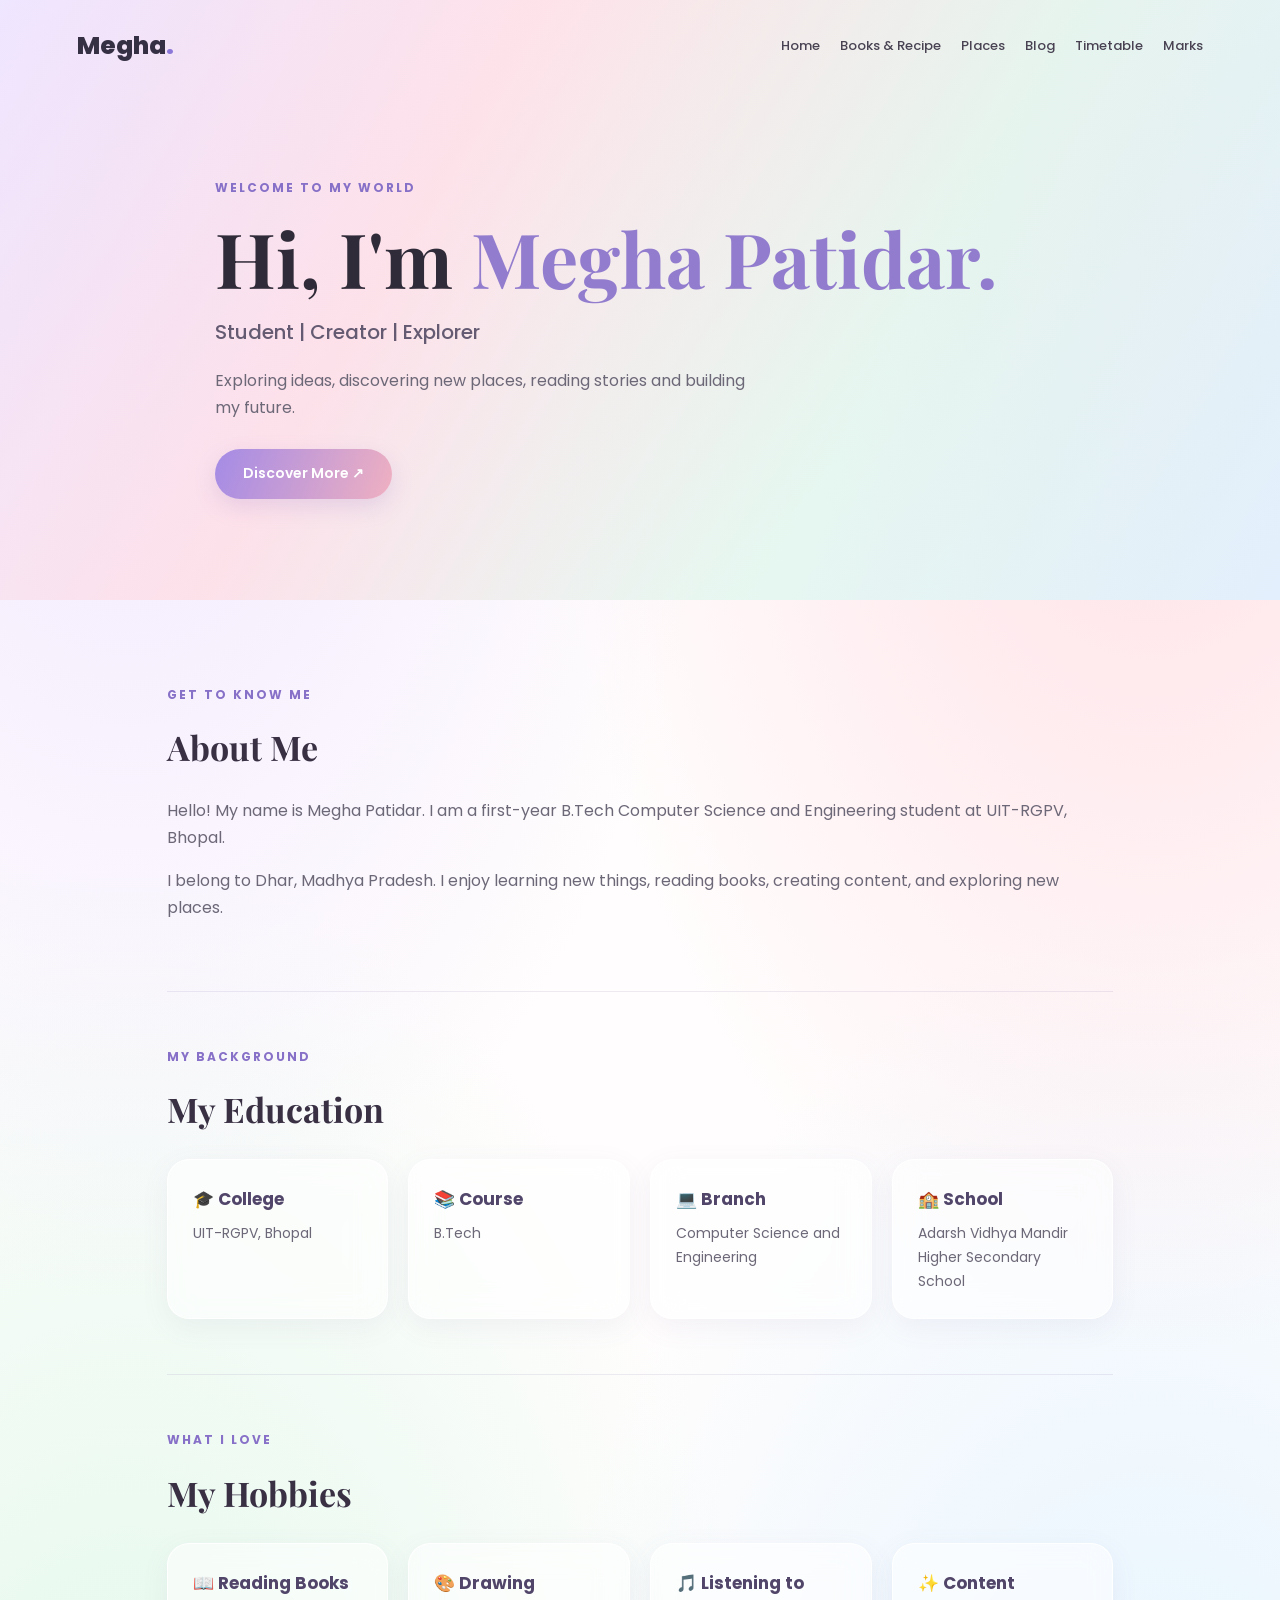
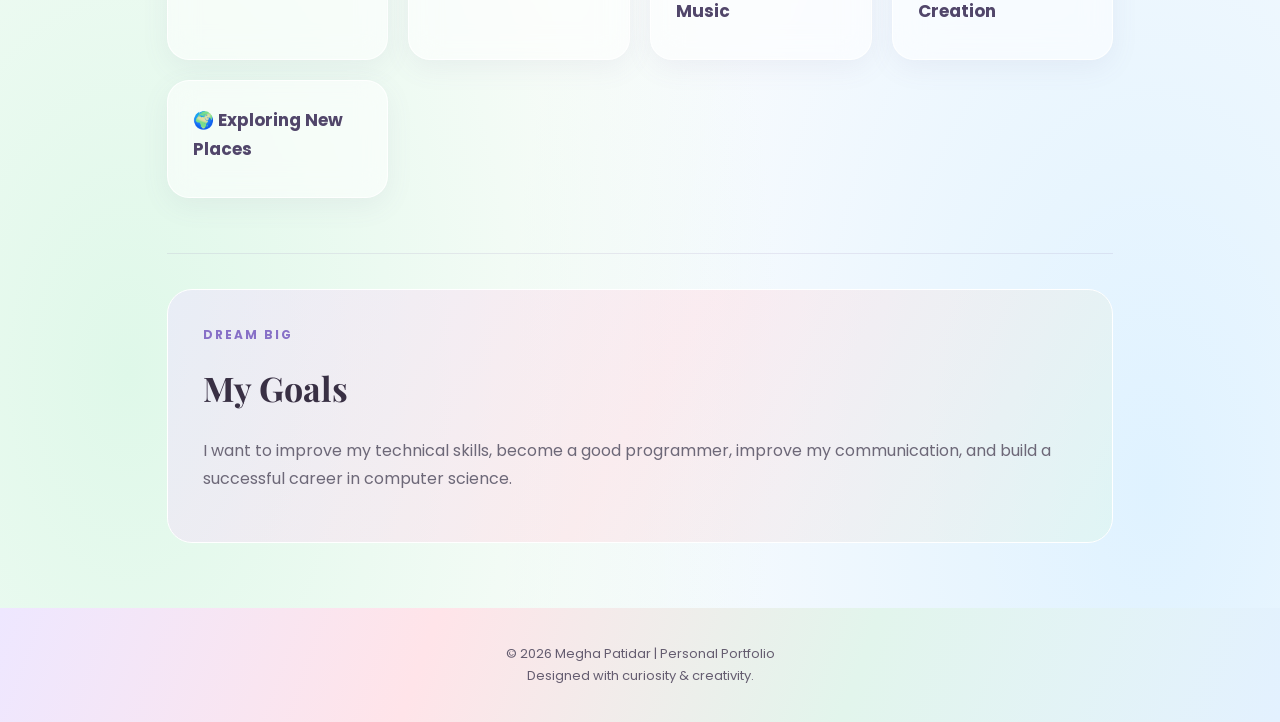
<file: index.html>
<!DOCTYPE html>
<html lang="en">
<head>
    <meta charset="UTF-8">
    <meta name="viewport" content="width=device-width, initial-scale=1.0">
    <meta name="theme-color" content="#0b1020">
    <title>Megha Patidar | Portfolio</title>
    <link rel="stylesheet" href="style.css">
</head>

<body>

<header class="hero">
    <nav class="navbar">
        <a class="logo" href="index.html">Megha<span>.</span></a>

        <div class="nav-links">
            <a href="index.html">Home</a>
            <a href="books-recipe.html">Books & Recipe</a>
            <a href="places.html">Places</a>
            <a href="blog.html">Blog</a>
            <a href="timetable.html">Timetable</a>
            <a href="marks.html">Marks</a>
        </div>
    </nav>

    <div class="hero-content">
        <p class="eyebrow">WELCOME TO MY WORLD</p>
        <h1>Hi, I'm <span>Megha Patidar.</span></h1>
        <h2>Student | Creator | Explorer</h2>
        <p class="hero-description">
            Exploring ideas, discovering new places,
            reading stories and building my future.
        </p>
        <a href="#about" class="primary-btn">Discover More ↗</a>
    </div>
</header>

<main class="container">

    <section id="about" class="section">
        <p class="eyebrow">GET TO KNOW ME</p>
        <h2>About Me</h2>
        <p>
            Hello! My name is Megha Patidar. I am a first-year
            B.Tech Computer Science and Engineering student
            at UIT-RGPV, Bhopal.
        </p>
        <p>
            I belong to Dhar, Madhya Pradesh. I enjoy learning
            new things, reading books, creating content,
            and exploring new places.
        </p>
    </section>

    <section class="section">
        <p class="eyebrow">MY BACKGROUND</p>
        <h2>My Education</h2>
        <div class="cards">
            <article class="card">
                <h3>🎓 College</h3>
                <p>UIT-RGPV, Bhopal</p>
            </article>
            <article class="card">
                <h3>📚 Course</h3>
                <p>B.Tech</p>
            </article>
            <article class="card">
                <h3>💻 Branch</h3>
                <p>Computer Science and Engineering</p>
            </article>
            <article class="card">
                <h3>🏫 School</h3>
                <p>Adarsh Vidhya Mandir Higher Secondary School</p>
            </article>
        </div>
    </section>

    <section class="section">
        <p class="eyebrow">WHAT I LOVE</p>
        <h2>My Hobbies</h2>
        <div class="cards">
            <article class="card"><h3>📖 Reading Books</h3></article>
            <article class="card"><h3>🎨 Drawing</h3></article>
            <article class="card"><h3>🎵 Listening to Music</h3></article>
            <article class="card"><h3>✨ Content Creation</h3></article>
            <article class="card"><h3>🌍 Exploring New Places</h3></article>
        </div>
    </section>

    <section class="section goals">
        <p class="eyebrow">DREAM BIG</p>
        <h2>My Goals</h2>
        <p>
            I want to improve my technical skills, become a
            good programmer, improve my communication,
            and build a successful career in computer science.
        </p>
    </section>

</main>

<footer>
    <p>© 2026 Megha Patidar | Personal Portfolio</p>
    <p>Designed with curiosity & creativity.</p>
</footer>

</body>
</html>
</file>
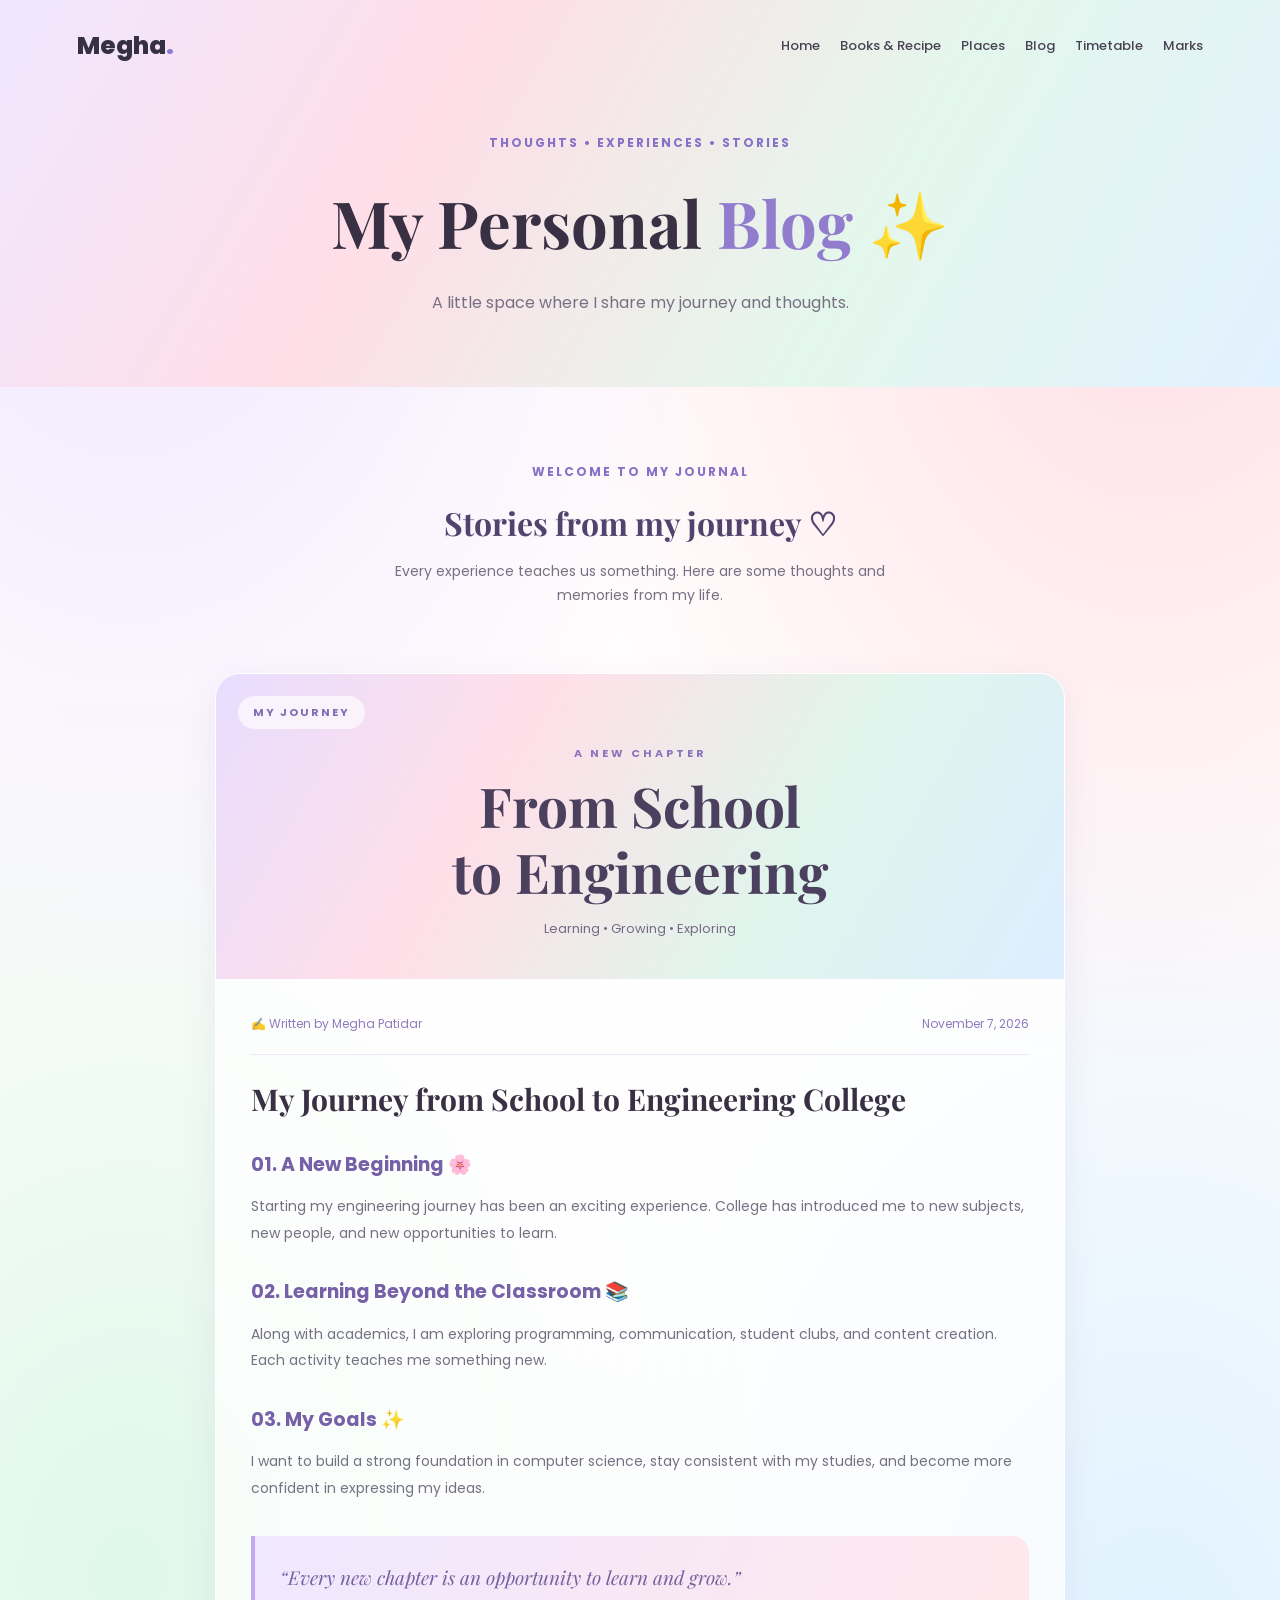
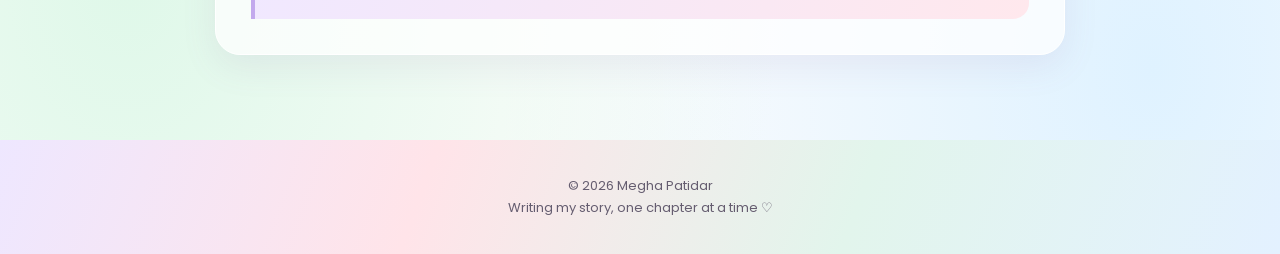
<file: blog.html>
<!DOCTYPE html>
<html lang="en">
<head>
    <meta charset="UTF-8">
    <meta name="viewport" content="width=device-width, initial-scale=1.0">
    <title>My Blog | Megha Patidar</title>
    <link rel="stylesheet" href="style.css">
</head>

<body>

<header class="page-hero">
    <nav class="navbar">
        <a class="logo" href="index.html">Megha<span>.</span></a>

        <div class="nav-links">
            <a href="index.html">Home</a>
            <a href="books-recipe.html">Books & Recipe</a>
            <a href="places.html">Places</a>
            <a href="blog.html">Blog</a>
            <a href="timetable.html">Timetable</a>
            <a href="marks.html">Marks</a>
        </div>
    </nav>

    <div class="page-heading">
        <p class="eyebrow">THOUGHTS • EXPERIENCES • STORIES</p>
        <h1>My Personal <span>Blog</span> ✨</h1>
        <p>A little space where I share my journey and thoughts.</p>
    </div>
</header>

<main class="container">

    <section class="blog-intro">
        <p class="eyebrow">WELCOME TO MY JOURNAL</p>
        <h2>Stories from my journey ♡</h2>
        <p>
            Every experience teaches us something.
            Here are some thoughts and memories from my life.
        </p>
    </section>

    <article class="blog-article">

        <div class="blog-cover">
            <span>MY JOURNEY</span>
            <div class="blog-cover-title">
                <p>A NEW CHAPTER</p>
                <h2>From School<br>to Engineering</h2>
                <span>Learning • Growing • Exploring</span>
            </div>
        </div>

        <div class="blog-content">

            <div class="blog-meta">
                <span>✍️ Written by Megha Patidar</span>
                <time datetime="2026-11-07">November 7, 2026</time>
            </div>

            <h2>My Journey from School to Engineering College</h2>

            <section class="blog-section">
                <h3>01. A New Beginning 🌸</h3>
                <p>
                    Starting my engineering journey has been an
                    exciting experience. College has introduced me
                    to new subjects, new people, and new opportunities
                    to learn.
                </p>
            </section>

            <section class="blog-section">
                <h3>02. Learning Beyond the Classroom 📚</h3>
                <p>
                    Along with academics, I am exploring programming,
                    communication, student clubs, and content creation.
                    Each activity teaches me something new.
                </p>
            </section>

            <section class="blog-section">
                <h3>03. My Goals ✨</h3>
                <p>
                    I want to build a strong foundation in computer
                    science, stay consistent with my studies, and
                    become more confident in expressing my ideas.
                </p>
            </section>

            <blockquote class="blog-quote">
                “Every new chapter is an opportunity to learn and grow.”
            </blockquote>

        </div>
    </article>

</main>

<footer>
    <p>© 2026 Megha Patidar</p>
    <p>Writing my story, one chapter at a time ♡</p>
</footer>

</body>
</html>
</file>
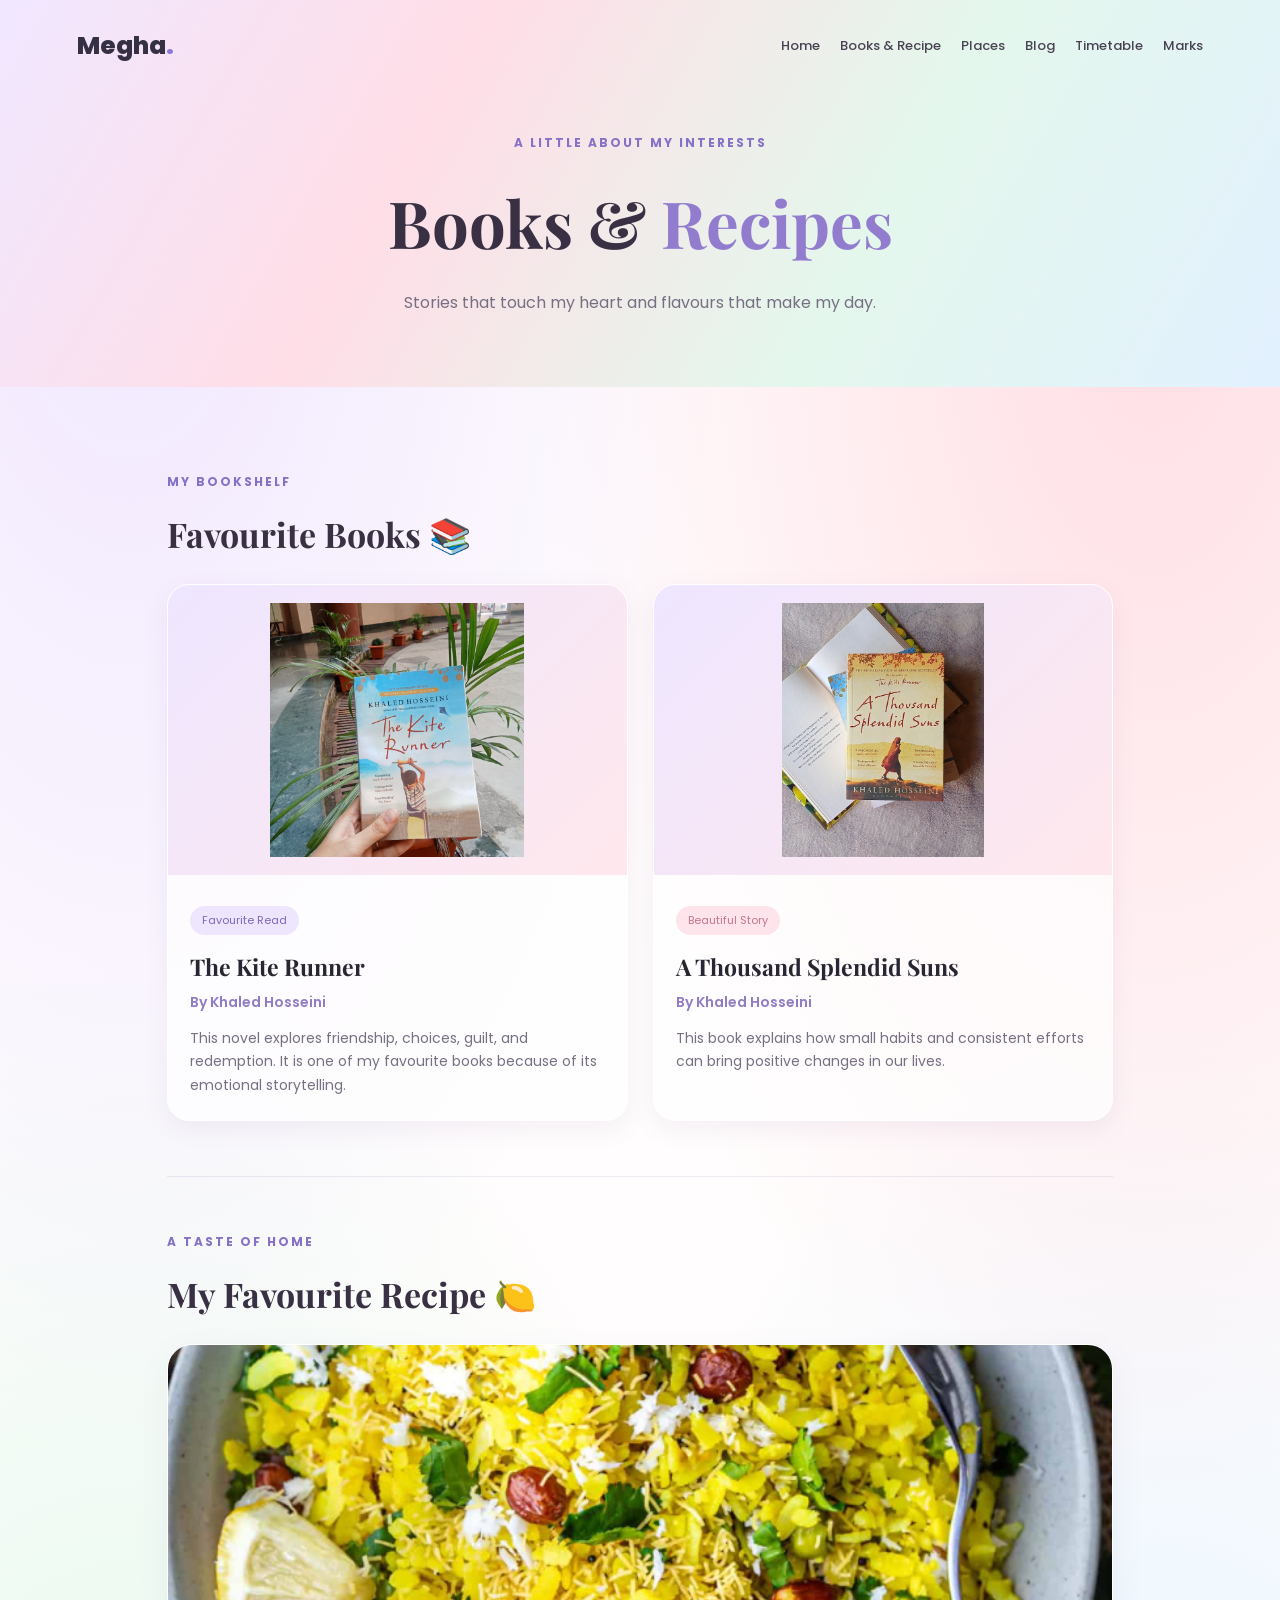
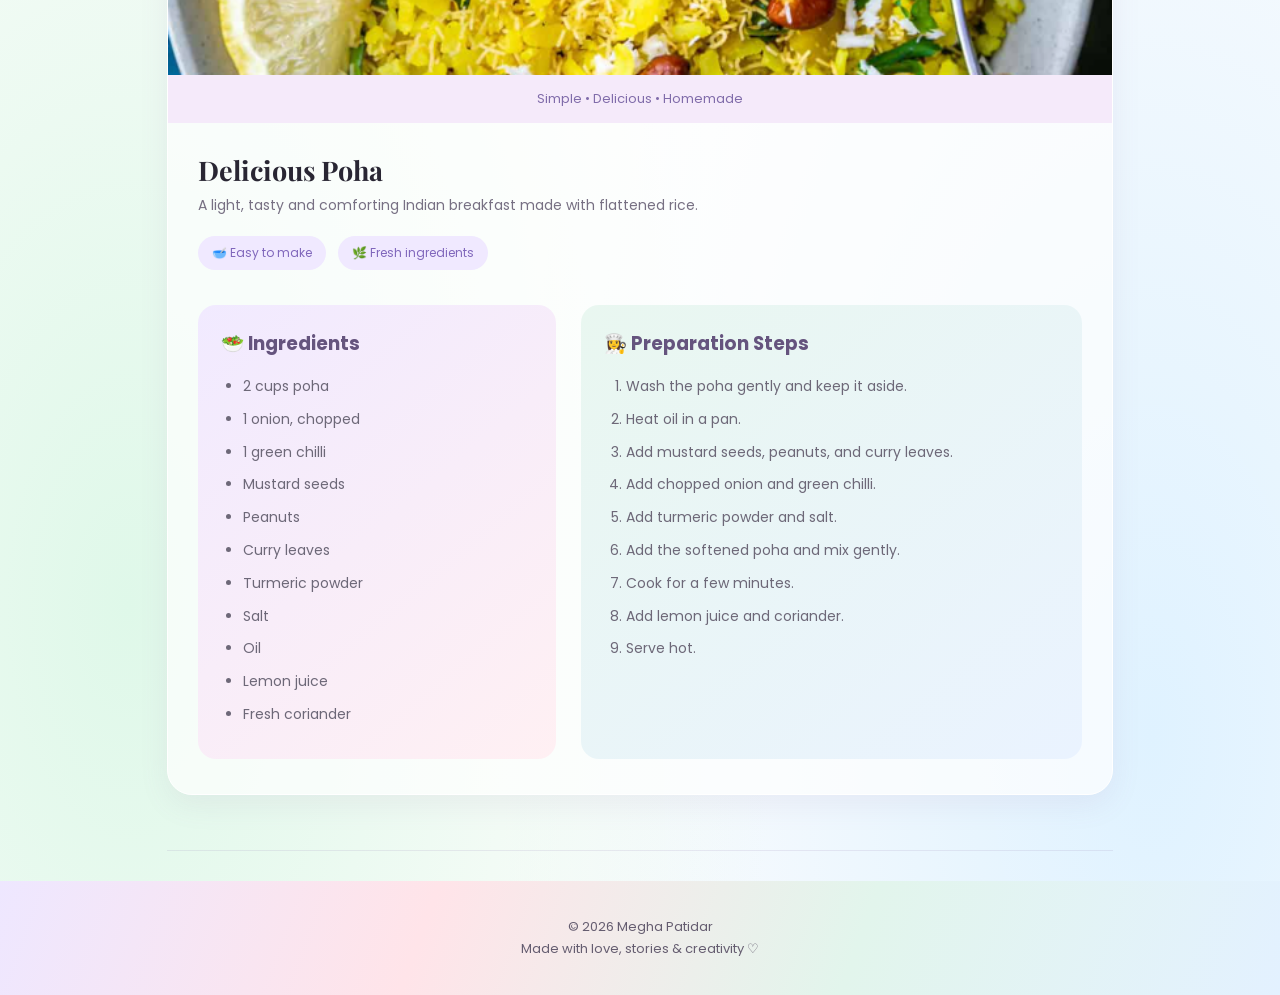
<file: books-recipe.html>
<!DOCTYPE html>
<html lang="en">
<head>
    <meta charset="UTF-8">
    <meta name="viewport" content="width=device-width, initial-scale=1.0">
    <title>Books & Recipe | Megha Patidar</title>
    <link rel="stylesheet" href="style.css">
</head>

<body>

<header class="page-hero">
    <nav class="navbar">
        <a class="logo" href="index.html">Megha<span>.</span></a>
        <div class="nav-links">
            <a href="index.html">Home</a>
            <a href="books-recipe.html">Books & Recipe</a>
            <a href="places.html">Places</a>
            <a href="blog.html">Blog</a>
            <a href="timetable.html">Timetable</a>
            <a href="marks.html">Marks</a>
        </div>
    </nav>

    <div class="page-heading">
        <p class="eyebrow">A LITTLE ABOUT MY INTERESTS</p>
        <h1>Books & <span>Recipes</span></h1>
        <p>Stories that touch my heart and flavours that make my day.</p>
    </div>
</header>

<main class="container">

    <section class="section">
        <p class="eyebrow">MY BOOKSHELF</p>
        <h2>Favourite Books 📚</h2>

        <div class="book-grid">

            <article class="book-card">
                <img class="book-cover"
                     src="kite runner.jpeg"
                     alt="The Kite Runner book cover">

                <div class="book-info">
                    <span class="book-tag">Favourite Read</span>
                    <h3>The Kite Runner</h3>
                    <p class="author">By Khaled Hosseini</p>
                    <p>
                        This novel explores friendship, choices,
                        guilt, and redemption. It is one of my
                        favourite books because of its emotional
                        storytelling.
                    </p>
                </div>
            </article>

            <article class="book-card">
                <img class="book-cover"
                     src="thousand splendid suns.jpg"
                     alt="A Thousand Splendid Suns book cover">

                <div class="book-info">
                    <span class="book-tag pink-tag">Beautiful Story</span>
                    <h3>A Thousand Splendid Suns</h3>
                    <p class="author">By Khaled Hosseini</p>
                    <p>
                        This book explains how small habits
                        and consistent efforts can bring
                        positive changes in our lives.
                    </p>
                </div>
            </article>

        </div>
    </section>

    <section class="section recipe-section">
        <p class="eyebrow">A TASTE OF HOME</p>
        <h2>My Favourite Recipe 🍋</h2>

        <div class="recipe-card">

            <div class="recipe-photo">
                <img src="poha.png" alt="Indian breakfast Poha">
                <div class="photo-caption">Simple • Delicious • Homemade</div>
            </div>

            <div class="recipe-content">
                <h3>Delicious Poha</h3>
                <p>
                    A light, tasty and comforting Indian
                    breakfast made with flattened rice.
                </p>

                <div class="recipe-details">
                    <span>🥣 Easy to make</span>
                    <span>🌿 Fresh ingredients</span>
                </div>
            </div>

            <div class="recipe-columns">

                <div class="recipe-list">
                    <h3>🥗 Ingredients</h3>
                    <ul>
                        <li>2 cups poha</li>
                        <li>1 onion, chopped</li>
                        <li>1 green chilli</li>
                        <li>Mustard seeds</li>
                        <li>Peanuts</li>
                        <li>Curry leaves</li>
                        <li>Turmeric powder</li>
                        <li>Salt</li>
                        <li>Oil</li>
                        <li>Lemon juice</li>
                        <li>Fresh coriander</li>
                    </ul>
                </div>

                <div class="recipe-list steps-list">
                    <h3>👩‍🍳 Preparation Steps</h3>
                    <ol>
                        <li>Wash the poha gently and keep it aside.</li>
                        <li>Heat oil in a pan.</li>
                        <li>Add mustard seeds, peanuts, and curry leaves.</li>
                        <li>Add chopped onion and green chilli.</li>
                        <li>Add turmeric powder and salt.</li>
                        <li>Add the softened poha and mix gently.</li>
                        <li>Cook for a few minutes.</li>
                        <li>Add lemon juice and coriander.</li>
                        <li>Serve hot.</li>
                    </ol>
                </div>

            </div>
        </div>
    </section>

</main>

<footer>
    <p>© 2026 Megha Patidar</p>
    <p>Made with love, stories & creativity ♡</p>
</footer>

</body>
</html>
</file>
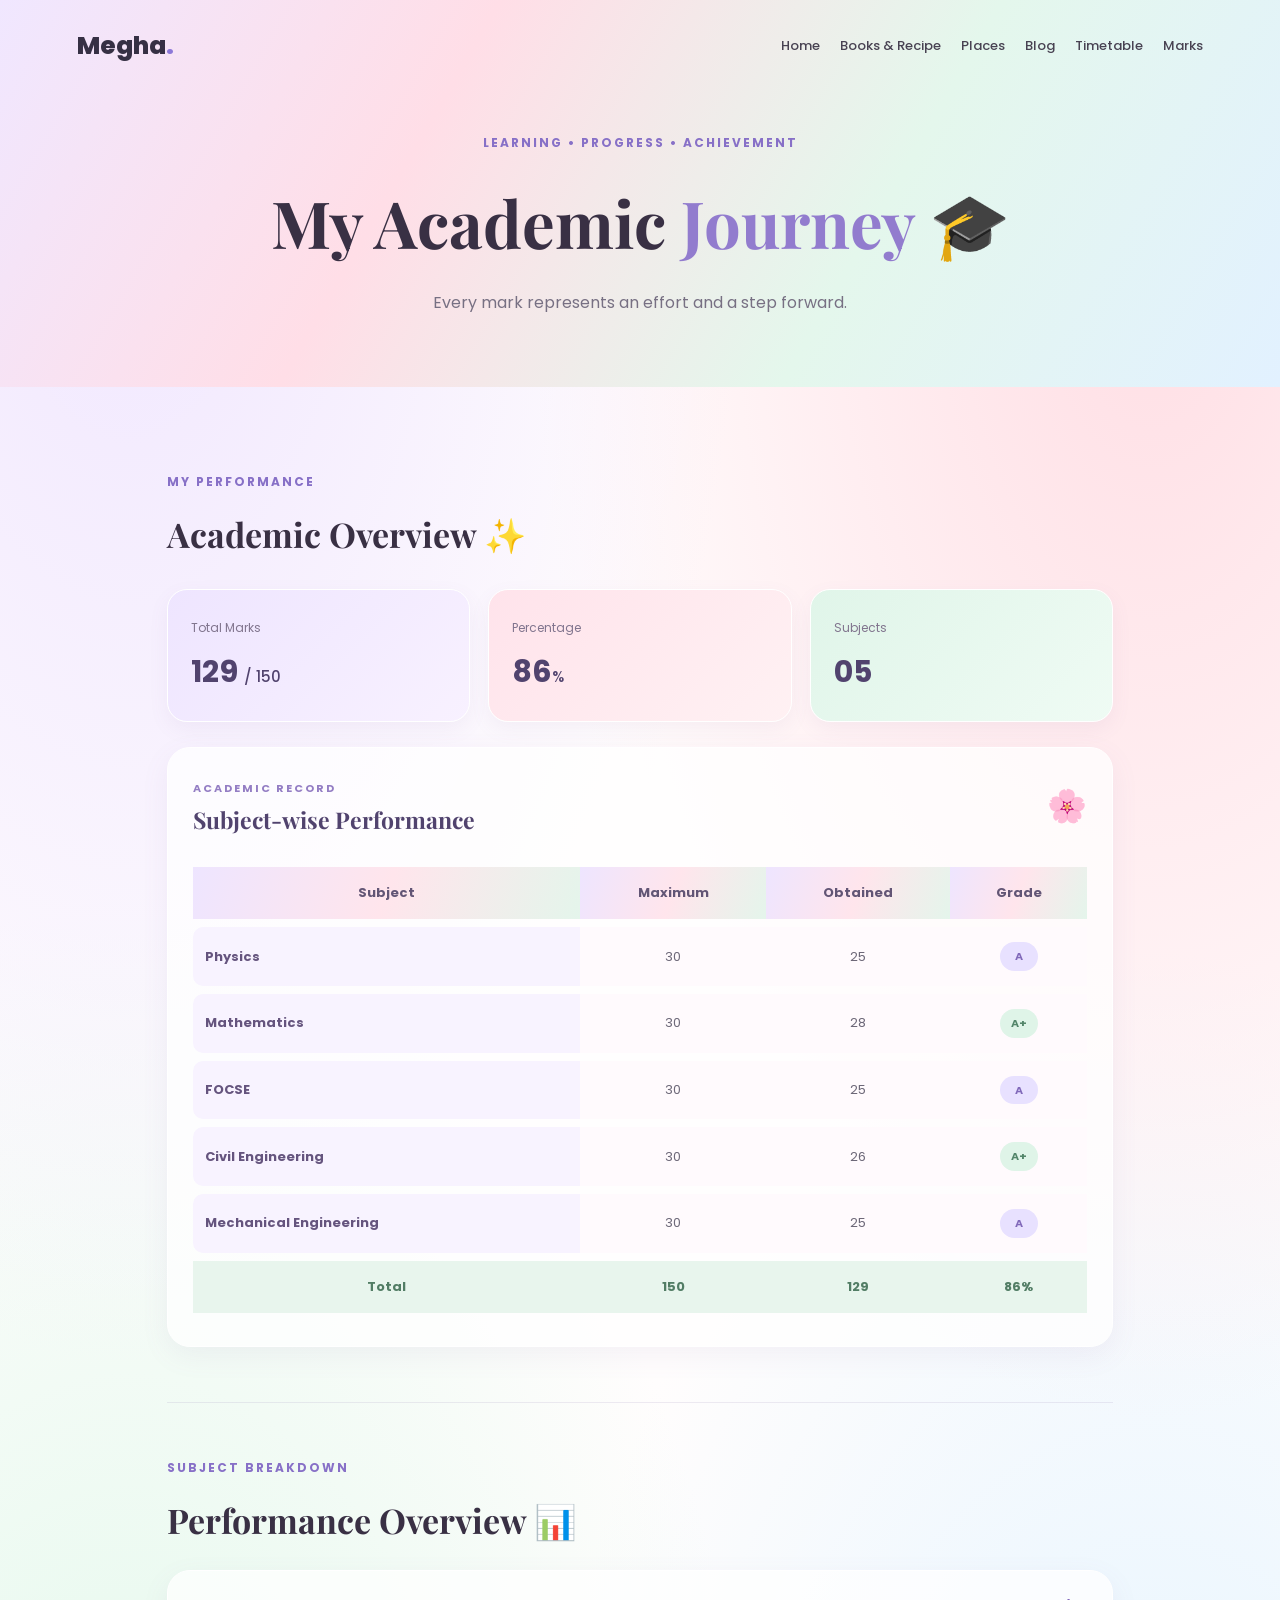
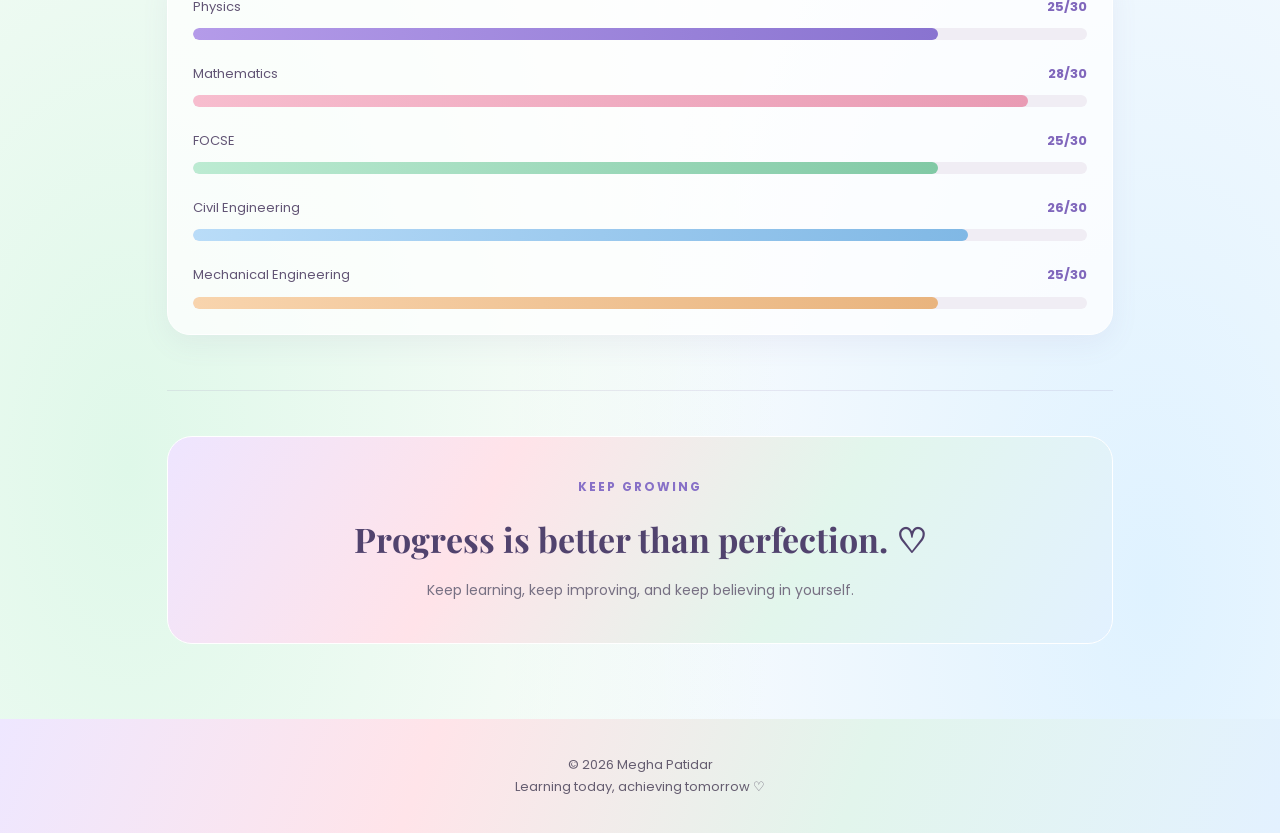
<file: marks.html>
<!DOCTYPE html>
<html lang="en">
<head>
    <meta charset="UTF-8">
    <meta name="viewport" content="width=device-width, initial-scale=1.0">
    <title>Academic Marks | Megha Patidar</title>
    <link rel="stylesheet" href="style.css">
</head>

<body>

<header class="page-hero">
    <nav class="navbar">
        <a class="logo" href="index.html">Megha<span>.</span></a>

        <div class="nav-links">
            <a href="index.html">Home</a>
            <a href="books-recipe.html">Books & Recipe</a>
            <a href="places.html">Places</a>
            <a href="blog.html">Blog</a>
            <a href="timetable.html">Timetable</a>
            <a href="marks.html">Marks</a>
        </div>
    </nav>

    <div class="page-heading">
        <p class="eyebrow">LEARNING • PROGRESS • ACHIEVEMENT</p>
        <h1>My Academic <span>Journey</span> 🎓</h1>
        <p>Every mark represents an effort and a step forward.</p>
    </div>
</header>

<main class="container">

    <section class="section">
        <p class="eyebrow">MY PERFORMANCE</p>
        <h2>Academic Overview ✨</h2>

        <div class="marks-summary">
            <div class="marks-stat">
                <span>Total Marks</span>
                <h3>129 <small>/ 150</small></h3>
            </div>

            <div class="marks-stat pink-stat">
                <span>Percentage</span>
                <h3>86<small>%</small></h3>
            </div>

            <div class="marks-stat mint-stat">
                <span>Subjects</span>
                <h3>05</h3>
            </div>
        </div>

        <div class="marks-card">
            <div class="marks-heading">
                <div>
                    <span class="table-label">ACADEMIC RECORD</span>
                    <h3>Subject-wise Performance</h3>
                </div>
                <span class="table-icon">🌸</span>
            </div>

            <div class="marks-table-scroll">
                <table class="marks-table">
                    <thead>
                        <tr>
                            <th>Subject</th>
                            <th>Maximum</th>
                            <th>Obtained</th>
                            <th>Grade</th>
                        </tr>
                    </thead>

                    <tbody>
                        <tr>
                            <th>Physics</th>
                            <td>30</td>
                            <td>25</td>
                            <td><span class="grade grade-a">A</span></td>
                        </tr>

                        <tr>
                            <th>Mathematics</th>
                            <td>30</td>
                            <td>28</td>
                            <td><span class="grade grade-aplus">A+</span></td>
                        </tr>

                        <tr>
                            <th>FOCSE</th>
                            <td>30</td>
                            <td>25</td>
                            <td><span class="grade grade-a">A</span></td>
                        </tr>

                        <tr>
                            <th>Civil Engineering</th>
                            <td>30</td>
                            <td>26</td>
                            <td><span class="grade grade-aplus">A+</span></td>
                        </tr>

                        <tr>
                            <th>Mechanical Engineering</th>
                            <td>30</td>
                            <td>25</td>
                            <td><span class="grade grade-a">A</span></td>
                        </tr>
                    </tbody>

                    <tfoot>
                        <tr>
                            <th>Total</th>
                            <td>150</td>
                            <td>129</td>
                            <td>86%</td>
                        </tr>
                    </tfoot>
                </table>
            </div>
        </div>
    </section>

    <section class="section">
        <p class="eyebrow">SUBJECT BREAKDOWN</p>
        <h2>Performance Overview 📊</h2>

        <div class="performance-card">

            <div class="performance-item">
                <div class="performance-label">
                    <span>Physics</span>
                    <strong>25/30</strong>
                </div>
                <div class="progress-track">
                    <div class="progress-fill lavender-fill" style="width:83.33%"></div>
                </div>
            </div>

            <div class="performance-item">
                <div class="performance-label">
                    <span>Mathematics</span>
                    <strong>28/30</strong>
                </div>
                <div class="progress-track">
                    <div class="progress-fill pink-fill" style="width:93.33%"></div>
                </div>
            </div>

            <div class="performance-item">
                <div class="performance-label">
                    <span>FOCSE</span>
                    <strong>25/30</strong>
                </div>
                <div class="progress-track">
                    <div class="progress-fill mint-fill" style="width:83.33%"></div>
                </div>
            </div>

            <div class="performance-item">
                <div class="performance-label">
                    <span>Civil Engineering</span>
                    <strong>26/30</strong>
                </div>
                <div class="progress-track">
                    <div class="progress-fill blue-fill" style="width:86.67%"></div>
                </div>
            </div>

            <div class="performance-item">
                <div class="performance-label">
                    <span>Mechanical Engineering</span>
                    <strong>25/30</strong>
                </div>
                <div class="progress-track">
                    <div class="progress-fill peach-fill" style="width:83.33%"></div>
                </div>
            </div>

        </div>
    </section>

    <div class="travel-note">
        <p class="eyebrow">KEEP GROWING</p>
        <h2>Progress is better than perfection. ♡</h2>
        <p>Keep learning, keep improving, and keep believing in yourself.</p>
    </div>

</main>

<footer>
    <p>© 2026 Megha Patidar</p>
    <p>Learning today, achieving tomorrow ♡</p>
</footer>

</body>
</html>
</file>
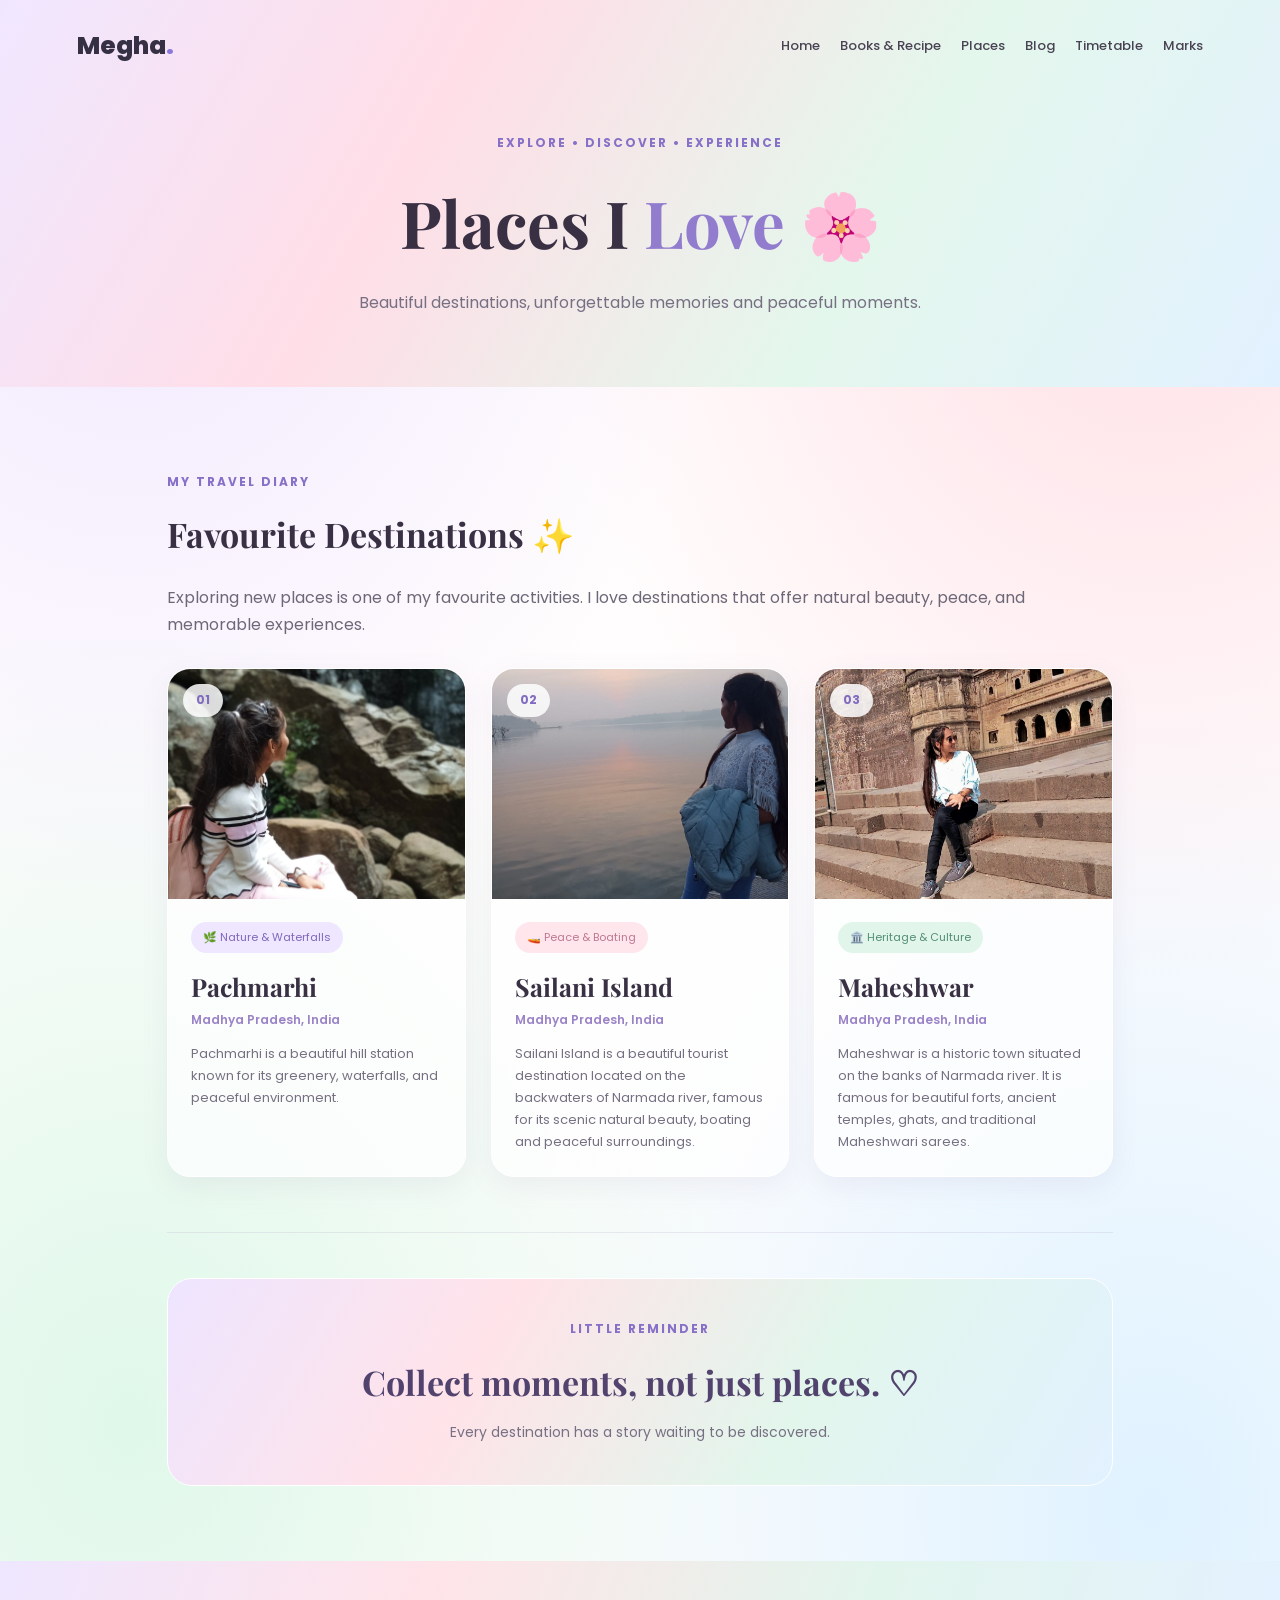
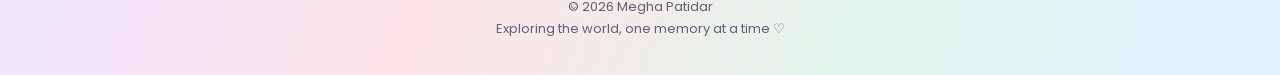
<file: places.html>
<!DOCTYPE html>
<html lang="en">
<head>
    <meta charset="UTF-8">
    <meta name="viewport" content="width=device-width, initial-scale=1.0">
    <title>Favourite Places | Megha Patidar</title>
    <link rel="stylesheet" href="style.css">
</head>

<body>

<header class="page-hero">
    <nav class="navbar">
        <a class="logo" href="index.html">Megha<span>.</span></a>

        <div class="nav-links">
            <a href="index.html">Home</a>
            <a href="books-recipe.html">Books & Recipe</a>
            <a href="places.html">Places</a>
            <a href="blog.html">Blog</a>
            <a href="timetable.html">Timetable</a>
            <a href="marks.html">Marks</a>
        </div>
    </nav>

    <div class="page-heading">
        <p class="eyebrow">EXPLORE • DISCOVER • EXPERIENCE</p>
        <h1>Places I <span>Love</span> 🌸</h1>
        <p>Beautiful destinations, unforgettable memories and peaceful moments.</p>
    </div>
</header>

<main class="container">

    <section class="section">
        <p class="eyebrow">MY TRAVEL DIARY</p>
        <h2>Favourite Destinations ✨</h2>

        <p>
            Exploring new places is one of my favourite activities.
            I love destinations that offer natural beauty, peace,
            and memorable experiences.
        </p>

        <div class="places-grid">

            <article class="place-card">
                <div class="place-image">
                    <img src="bee_fall.jpeg" alt="Pachmarhi">
                    <span class="place-number">01</span>
                </div>

                <div class="place-info">
                    <span class="place-tag">🌿 Nature & Waterfalls</span>
                    <h3>Pachmarhi</h3>
                    <p class="place-location">Madhya Pradesh, India</p>
                    <p>
                        Pachmarhi is a beautiful hill station known
                        for its greenery, waterfalls, and peaceful
                        environment.
                    </p>
                </div>
            </article>

            <article class="place-card">
                <div class="place-image">
                    <img src="sailani.jpg" alt="Sailani Island">
                    <span class="place-number">02</span>
                </div>

                <div class="place-info">
                    <span class="place-tag pink-place-tag">🚤 Peace & Boating</span>
                    <h3>Sailani Island</h3>
                    <p class="place-location">Madhya Pradesh, India</p>
                    <p>
                        Sailani Island is a beautiful tourist destination
                        located on the backwaters of Narmada river,
                        famous for its scenic natural beauty, boating
                        and peaceful surroundings.
                    </p>
                </div>
            </article>

            <article class="place-card">
                <div class="place-image">
                    <img src="maheshwar.jpg" alt="Maheshwar">
                    <span class="place-number">03</span>
                </div>

                <div class="place-info">
                    <span class="place-tag mint-place-tag">🏛️ Heritage & Culture</span>
                    <h3>Maheshwar</h3>
                    <p class="place-location">Madhya Pradesh, India</p>
                    <p>
                        Maheshwar is a historic town situated on the
                        banks of Narmada river. It is famous for
                        beautiful forts, ancient temples, ghats,
                        and traditional Maheshwari sarees.
                    </p>
                </div>
            </article>

        </div>
    </section>

    <section class="travel-note">
        <p class="eyebrow">LITTLE REMINDER</p>
        <h2>Collect moments, not just places. ♡</h2>
        <p>Every destination has a story waiting to be discovered.</p>
    </section>

</main>

<footer>
    <p>© 2026 Megha Patidar</p>
    <p>Exploring the world, one memory at a time ♡</p>
</footer>

</body>
</html>
</file>
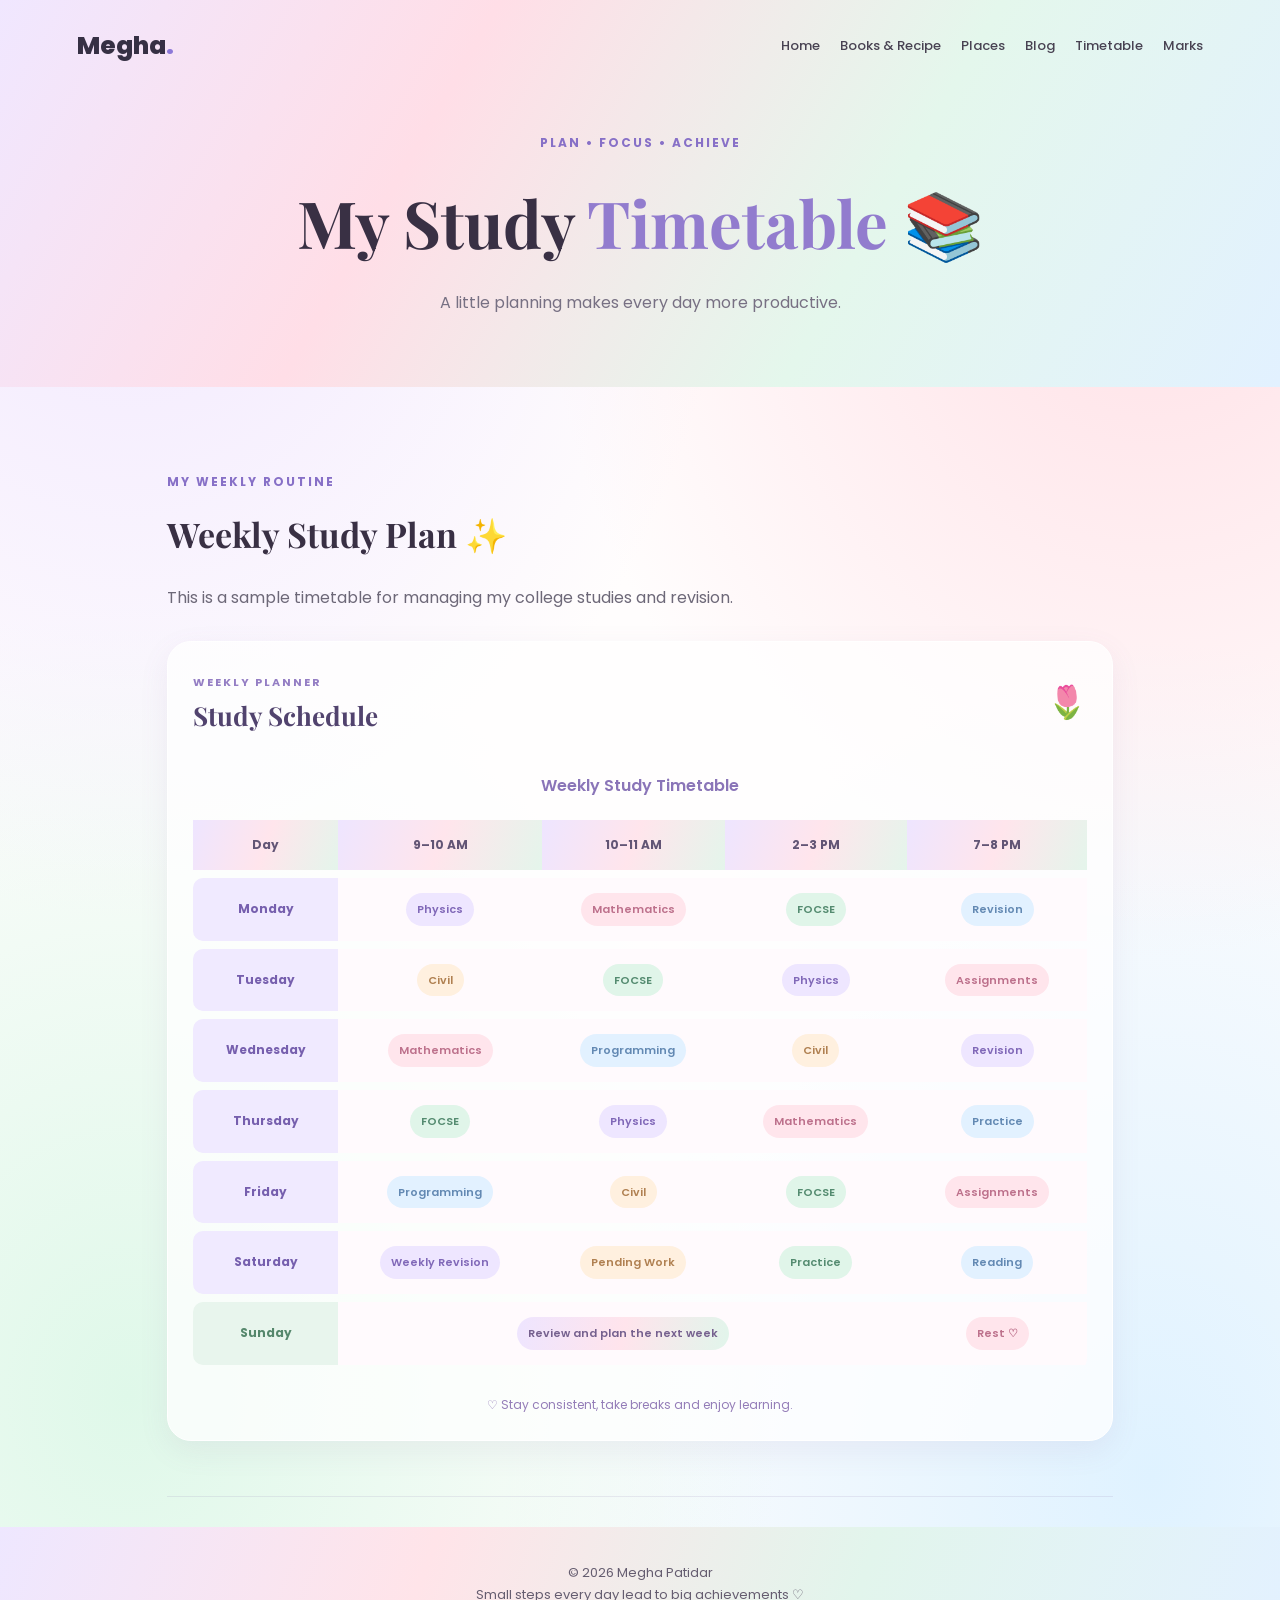
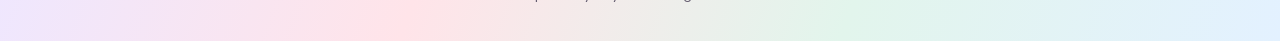
<file: timetable.html>
<!DOCTYPE html>
<html lang="en">
<head>
    <meta charset="UTF-8">
    <meta name="viewport" content="width=device-width, initial-scale=1.0">
    <title>Study Timetable | Megha Patidar</title>
    <link rel="stylesheet" href="style.css">
</head>

<body>

<header class="page-hero">
    <nav class="navbar">
        <a class="logo" href="index.html">Megha<span>.</span></a>

        <div class="nav-links">
            <a href="index.html">Home</a>
            <a href="books-recipe.html">Books & Recipe</a>
            <a href="places.html">Places</a>
            <a href="blog.html">Blog</a>
            <a href="timetable.html">Timetable</a>
            <a href="marks.html">Marks</a>
        </div>
    </nav>

    <div class="page-heading">
        <p class="eyebrow">PLAN • FOCUS • ACHIEVE</p>
        <h1>My Study <span>Timetable</span> 📚</h1>
        <p>A little planning makes every day more productive.</p>
    </div>
</header>

<main class="container">

    <section class="section">
        <p class="eyebrow">MY WEEKLY ROUTINE</p>
        <h2>Weekly Study Plan ✨</h2>

        <p>
            This is a sample timetable for managing my
            college studies and revision.
        </p>

        <div class="timetable-card">
            <div class="table-heading">
                <div>
                    <span class="table-label">WEEKLY PLANNER</span>
                    <h3>Study Schedule</h3>
                </div>
                <span class="table-icon">🌷</span>
            </div>

            <div class="table-scroll">
                <table class="study-table">
                    <caption>Weekly Study Timetable</caption>

                    <thead>
                        <tr>
                            <th>Day</th>
                            <th>9–10 AM</th>
                            <th>10–11 AM</th>
                            <th>2–3 PM</th>
                            <th>7–8 PM</th>
                        </tr>
                    </thead>

                    <tbody>
                        <tr>
                            <th>Monday</th>
                            <td><span class="subject lavender">Physics</span></td>
                            <td><span class="subject pink">Mathematics</span></td>
                            <td><span class="subject mint">FOCSE</span></td>
                            <td><span class="subject blue">Revision</span></td>
                        </tr>

                        <tr>
                            <th>Tuesday</th>
                            <td><span class="subject peach">Civil</span></td>
                            <td><span class="subject mint">FOCSE</span></td>
                            <td><span class="subject lavender">Physics</span></td>
                            <td><span class="subject pink">Assignments</span></td>
                        </tr>

                        <tr>
                            <th>Wednesday</th>
                            <td><span class="subject pink">Mathematics</span></td>
                            <td><span class="subject blue">Programming</span></td>
                            <td><span class="subject peach">Civil</span></td>
                            <td><span class="subject lavender">Revision</span></td>
                        </tr>

                        <tr>
                            <th>Thursday</th>
                            <td><span class="subject mint">FOCSE</span></td>
                            <td><span class="subject lavender">Physics</span></td>
                            <td><span class="subject pink">Mathematics</span></td>
                            <td><span class="subject blue">Practice</span></td>
                        </tr>

                        <tr>
                            <th>Friday</th>
                            <td><span class="subject blue">Programming</span></td>
                            <td><span class="subject peach">Civil</span></td>
                            <td><span class="subject mint">FOCSE</span></td>
                            <td><span class="subject pink">Assignments</span></td>
                        </tr>

                        <tr>
                            <th>Saturday</th>
                            <td><span class="subject lavender">Weekly Revision</span></td>
                            <td><span class="subject peach">Pending Work</span></td>
                            <td><span class="subject mint">Practice</span></td>
                            <td><span class="subject blue">Reading</span></td>
                        </tr>

                        <tr class="sunday-row">
                            <th>Sunday</th>
                            <td colspan="3">
                                <span class="subject sunday">Review and plan the next week</span>
                            </td>
                            <td><span class="subject pink">Rest ♡</span></td>
                        </tr>
                    </tbody>
                </table>
            </div>

            <p class="table-note">
                ♡ Stay consistent, take breaks and enjoy learning.
            </p>
        </div>
    </section>

</main>

<footer>
    <p>© 2026 Megha Patidar</p>
    <p>Small steps every day lead to big achievements ♡</p>
</footer>

</body>
</html>
</file>
<file: style.css>
@import url('https://fonts.googleapis.com/css2?family=Poppins:wght@400;500;600;700;800&family=Playfair+Display:wght@600;700&display=swap');

:root {
    --purple: #8c78d8;
    --pink: #f3aebc;
    --blue: #9bcbea;
    --mint: #bcebd7;
    --text: #292633;
    --muted: #6d6878;
}

* {
    margin: 0;
    padding: 0;
    box-sizing: border-box;
}

html {
    scroll-behavior: smooth;
}

body {
    font-family: 'Poppins', sans-serif;
    color: var(--text);
    line-height: 1.7;
    background:
        radial-gradient(ellipse at 10% 5%, #f0e6ff, transparent 38%),
        radial-gradient(ellipse at 90% 10%, #ffdee4, transparent 38%),
        radial-gradient(ellipse at 10% 85%, #dff8e9, transparent 40%),
        radial-gradient(ellipse at 90% 90%, #dff2ff, transparent 40%),
        #fffdfd;
}

/* NAVIGATION */

.hero {
    min-height: 600px;
    padding: 25px 6%;
    position: relative;
    overflow: hidden;
    background:
        linear-gradient(120deg,
        rgba(238,229,255,.85),
        rgba(255,221,228,.78),
        rgba(224,248,239,.8),
        rgba(222,240,255,.85));
}

.navbar {
    display: flex;
    justify-content: space-between;
    align-items: center;
    flex-wrap: wrap;
    gap: 20px;
    max-width: 1250px;
    margin: auto;
}

.logo {
    font-size: 25px;
    font-weight: 800;
    color: #363044;
    text-decoration: none;
}

.logo span {
    color: var(--purple);
}

.nav-links {
    display: flex;
    flex-wrap: wrap;
    gap: 20px;
}

.nav-links a {
    text-decoration: none;
    color: #484252;
    font-size: 13px;
    font-weight: 500;
    transition: .3s;
}

.nav-links a:hover {
    color: var(--purple);
}

/* HERO CONTENT */

.hero-content {
    max-width: 850px;
    margin: 110px auto 70px;
    position: relative;
    z-index: 1;
}

.eyebrow {
    color: #8770c7;
    font-size: 12px;
    font-weight: 700;
    letter-spacing: 2px;
    margin-bottom: 14px;
}

.hero-content h1 {
    font-family: 'Playfair Display', serif;
    font-size: clamp(42px, 7vw, 76px);
    line-height: 1.2;
    color: #302b38;
    margin-bottom: 12px;
}

.hero-content h1 span {
    color: #927cce;
}

.hero-content h2 {
    font-size: 20px;
    font-weight: 500;
    color: #645b72;
}

.hero-description {
    max-width: 550px;
    color: var(--muted);
    margin: 18px 0 28px;
}

.primary-btn {
    display: inline-block;
    padding: 13px 28px;
    border-radius: 30px;
    background: linear-gradient(110deg, #a48be6, #efb0c1);
    color: white;
    text-decoration: none;
    font-size: 14px;
    font-weight: 600;
    box-shadow: 0 8px 22px rgba(150,120,200,.2);
    transition: .3s;
}

.primary-btn:hover {
    transform: translateY(-4px);
    box-shadow: 0 12px 25px rgba(150,120,200,.3);
}

/* MAIN SECTIONS */

.container {
    max-width: 1100px;
    margin: auto;
    padding: 30px 6%;
}

.section {
    padding: 55px 0;
    border-bottom: 1px solid rgba(150,130,180,.16);
}

.section h2 {
    font-family: 'Playfair Display', serif;
    font-size: 34px;
    color: #393044;
    margin-bottom: 20px;
}

.section > p:not(.eyebrow) {
    color: var(--muted);
    margin-bottom: 15px;
}

/* GLASS CARDS */

.cards {
    display: grid;
    grid-template-columns: repeat(auto-fit, minmax(210px, 1fr));
    gap: 20px;
}

.card {
    background: rgba(255,255,255,.55);
    backdrop-filter: blur(15px);
    -webkit-backdrop-filter: blur(15px);
    border: 1px solid rgba(255,255,255,.85);
    border-radius: 22px;
    padding: 25px;
    box-shadow: 0 8px 28px rgba(120,100,150,.08);
    transition: .3s ease;
}

.card:hover {
    transform: translateY(-7px);
    box-shadow: 0 15px 30px rgba(120,100,150,.15);
    border-color: #d8c9f5;
}

.card h3 {
    font-size: 17px;
    color: #51466a;
    margin-bottom: 8px;
}

.card p {
    color: var(--muted);
    font-size: 14px;
}

/* GOALS */

.goals {
    background: linear-gradient(120deg,
        rgba(238,228,255,.55),
        rgba(255,224,231,.55),
        rgba(222,246,237,.55));
    padding: 35px;
    border-radius: 25px;
    margin: 35px 0;
    border: 1px solid white;
}

/* FOOTER */

footer {
    text-align: center;
    padding: 35px 15px;
    background: linear-gradient(110deg,
        #eee7ff, #ffe4e9, #e2f5ec, #e3f1ff);
    color: #655d70;
    font-size: 13px;
}

/* MOBILE RESPONSIVE */

@media (max-width: 650px) {
    .hero {
        padding: 22px 5%;
        min-height: 540px;
    }

    .navbar {
        justify-content: center;
    }

    .nav-links {
        justify-content: center;
        gap: 12px;
    }

    .hero-content {
        margin: 85px auto 55px;
        text-align: center;
    }

    .hero-description {
        margin: 20px auto;
    }

    .section h2 {
        font-size: 28px;
    }

    .container {
        padding: 20px 6%;
    }

    .goals {
        padding: 25px;
    }
}


/* BOOKS AND RECIPE PAGE */

.page-hero {
    padding: 25px 6% 55px;
    background: linear-gradient(120deg,
        #f0e7ff, #ffdee7, #e4f7ec, #e2f1ff);
}

.page-heading {
    text-align: center;
    padding: 65px 10px 15px;
}

.page-heading h1 {
    font-family: 'Playfair Display', serif;
    font-size: clamp(38px, 6vw, 65px);
    color: #393044;
}

.page-heading h1 span {
    color: #927cce;
}

.page-heading > p:last-child {
    color: #777083;
    margin-top: 12px;
}

.book-grid {
    display: grid;
    grid-template-columns: repeat(auto-fit, minmax(260px, 1fr));
    gap: 25px;
}

.book-card {
    background: rgba(255,255,255,.7);
    border: 1px solid white;
    border-radius: 22px;
    overflow: hidden;
    box-shadow: 0 8px 25px rgba(130,100,160,.09);
    transition: .3s;
}

.book-card:hover {
    transform: translateY(-6px);
    box-shadow: 0 15px 30px rgba(130,100,160,.16);
}

.book-cover {
    width: 100%;
    height: 290px;
    object-fit: contain;
    padding: 18px;
    background: linear-gradient(135deg,#eee6ff,#ffe8ed);
}

.book-info {
    padding: 22px;
}

.book-info h3 {
    font-family: 'Playfair Display', serif;
    font-size: 23px;
    margin: 12px 0 5px;
}

.book-info p {
    color: #777083;
    font-size: 14px;
}

.book-info .author {
    color: #917cc5;
    font-weight: 600;
    margin-bottom: 12px;
}

.book-tag {
    display: inline-block;
    background: #eee6ff;
    color: #8067bc;
    padding: 5px 12px;
    border-radius: 20px;
    font-size: 11px;
}

.pink-tag {
    background: #ffe4eb;
    color: #c07891;
}

/* RECIPE */

.recipe-card {
    background: rgba(255,255,255,.7);
    border: 1px solid white;
    border-radius: 25px;
    overflow: hidden;
    box-shadow: 0 10px 30px rgba(130,100,160,.09);
}

.recipe-photo {
    position: relative;
    background: #f5eafa;
}

.recipe-photo img {
    width: 100%;
    height: 330px;
    object-fit: cover;
    display: block;
}

.photo-caption {
    padding: 13px 20px;
    color: #806caa;
    font-size: 13px;
    text-align: center;
}

.recipe-content {
    padding: 25px 30px 10px;
}

.recipe-content h3 {
    font-family: 'Playfair Display', serif;
    font-size: 27px;
}

.recipe-content p {
    color: #777083;
    font-size: 14px;
}

.recipe-details {
    display: flex;
    flex-wrap: wrap;
    gap: 12px;
    margin-top: 18px;
}

.recipe-details span {
    background: #f0e9ff;
    color: #8067bc;
    padding: 7px 14px;
    border-radius: 20px;
    font-size: 12px;
}

.recipe-columns {
    display: grid;
    grid-template-columns: 1fr 1.4fr;
    gap: 25px;
    padding: 25px 30px 35px;
}

.recipe-list {
    background: linear-gradient(140deg,#f1eaff,#fff0f3);
    border-radius: 18px;
    padding: 23px;
}

.steps-list {
    background: linear-gradient(140deg,#e9f7f0,#eaf3ff);
}

.recipe-list h3 {
    margin-bottom: 15px;
    color: #65547e;
}

.recipe-list ul,
.recipe-list ol {
    padding-left: 22px;
    color: #6d6878;
    font-size: 14px;
}

.recipe-list li {
    margin-bottom: 9px;
}

@media(max-width:650px) {
    .recipe-columns {
        grid-template-columns: 1fr;
        padding: 20px;
    }

    .recipe-content {
        padding: 22px;
    }

    .recipe-photo img {
        height: 240px;
    }

    .book-cover {
        height: 260px;
    }

    .page-heading {
        padding-top: 45px;
    }
}


/* FAVOURITE PLACES PAGE */

.places-grid {
    display: grid;
    grid-template-columns: repeat(auto-fit, minmax(260px, 1fr));
    gap: 25px;
    margin-top: 30px;
}

.place-card {
    background: rgba(255,255,255,.72);
    border: 1px solid white;
    border-radius: 23px;
    overflow: hidden;
    box-shadow: 0 9px 28px rgba(130,100,160,.09);
    transition: .3s ease;
}

.place-card:hover {
    transform: translateY(-8px);
    box-shadow: 0 16px 35px rgba(130,100,160,.16);
}

.place-image {
    height: 230px;
    position: relative;
    overflow: hidden;
    background: linear-gradient(120deg,#eee4ff,#ffe3e9,#e2f6ec);
}

.place-image img {
    width: 100%;
    height: 100%;
    object-fit: cover;
    display: block;
    transition: transform .5s ease;
}

.place-card:hover .place-image img {
    transform: scale(1.06);
}

.place-number {
    position: absolute;
    top: 15px;
    left: 15px;
    background: rgba(255,255,255,.85);
    color: #816bc0;
    padding: 6px 13px;
    border-radius: 20px;
    font-size: 12px;
    font-weight: 700;
}

.place-info {
    padding: 23px;
}

.place-tag {
    display: inline-block;
    background: #eee7ff;
    color: #8067bc;
    padding: 6px 12px;
    border-radius: 20px;
    font-size: 11px;
}

.pink-place-tag {
    background: #ffe6ec;
    color: #c07891;
}

.mint-place-tag {
    background: #e1f5eb;
    color: #538e76;
}

.place-info h3 {
    font-family: 'Playfair Display', serif;
    font-size: 25px;
    margin: 13px 0 2px;
    color: #393044;
}

.place-location {
    color: #9b83c8;
    font-size: 12px;
    font-weight: 600;
    margin-bottom: 12px;
}

.place-info > p:last-child {
    color: #777083;
    font-size: 13px;
}

.travel-note {
    margin: 45px 0;
    padding: 40px 25px;
    text-align: center;
    border-radius: 25px;
    background: linear-gradient(120deg,
        #eee5ff, #ffe3e9, #e2f6ec, #e2f1ff);
    border: 1px solid white;
}

.travel-note h2 {
    font-family: 'Playfair Display', serif;
    font-size: clamp(23px, 4vw, 34px);
    color: #51436e;
    margin: 10px 0;
}

.travel-note > p:last-child {
    color: #777083;
    font-size: 14px;
}

@media(max-width:650px) {
    .places-grid {
        grid-template-columns: 1fr;
    }

    .place-image {
        height: 240px;
    }
}


/* PERSONAL BLOG PAGE */

.blog-intro {
    text-align: center;
    padding: 45px 15px;
}

.blog-intro h2 {
    font-family: 'Playfair Display', serif;
    font-size: 32px;
    color: #51436e;
}

.blog-intro > p:last-child {
    color: #777083;
    max-width: 550px;
    margin: 10px auto;
    font-size: 14px;
}

.blog-article {
    max-width: 850px;
    margin: 10px auto 55px;
    background: rgba(255,255,255,.75);
    border: 1px solid white;
    border-radius: 25px;
    overflow: hidden;
    box-shadow: 0 12px 35px rgba(130,100,160,.1);
}

.blog-cover {
    min-height: 300px;
    padding: 22px;
    background: linear-gradient(120deg,
        #e8ddff, #ffdfe8, #e0f5ec, #dceeff);
    display: flex;
    flex-direction: column;
    justify-content: space-between;
}

.blog-cover > span {
    align-self: flex-start;
    padding: 7px 15px;
    border-radius: 20px;
    background: rgba(255,255,255,.65);
    color: #826db5;
    font-size: 11px;
    font-weight: 700;
    letter-spacing: 2px;
}

.blog-cover-title {
    text-align: center;
    padding: 15px;
}

.blog-cover-title p {
    font-size: 11px;
    letter-spacing: 3px;
    color: #8c75bd;
    font-weight: 700;
}

.blog-cover-title h2 {
    font-family: 'Playfair Display', serif;
    font-size: clamp(35px, 6vw, 55px);
    line-height: 1.2;
    color: #4b405e;
    margin: 10px 0;
}

.blog-cover-title > span {
    color: #766b85;
    font-size: 13px;
}

.blog-content {
    padding: 35px;
}

.blog-meta {
    display: flex;
    justify-content: space-between;
    flex-wrap: wrap;
    gap: 10px;
    padding-bottom: 20px;
    border-bottom: 1px solid #eee6f4;
    color: #917bbd;
    font-size: 12px;
}

.blog-content > h2 {
    font-family: 'Playfair Display', serif;
    font-size: 30px;
    line-height: 1.3;
    margin: 25px 0;
    color: #393044;
}

.blog-section {
    margin: 30px 0;
}

.blog-section h3 {
    font-size: 19px;
    color: #7660a7;
    margin-bottom: 12px;
}

.blog-section p {
    font-size: 14px;
    color: #777083;
    line-height: 1.9;
}

.blog-quote {
    margin-top: 35px;
    padding: 25px;
    border-left: 4px solid #c3a9ed;
    border-radius: 0 16px 16px 0;
    background: linear-gradient(110deg,#f0e8ff,#ffe8ed);
    color: #76609f;
    font-family: 'Playfair Display', serif;
    font-size: 19px;
    font-style: italic;
}

@media(max-width:650px) {
    .blog-content {
        padding: 23px;
    }

    .blog-cover {
        min-height: 250px;
    }

    .blog-content > h2 {
        font-size: 25px;
    }

    .blog-meta {
        flex-direction: column;
    }
}


/* STUDY TIMETABLE PAGE */

.timetable-card {
    margin-top: 30px;
    padding: 25px;
    background: rgba(255,255,255,.76);
    border: 1px solid white;
    border-radius: 24px;
    box-shadow: 0 10px 30px rgba(130,100,160,.09);
}

.table-heading {
    display: flex;
    justify-content: space-between;
    align-items: center;
    margin-bottom: 22px;
}

.table-label {
    font-size: 11px;
    letter-spacing: 2px;
    color: #947ec4;
    font-weight: 700;
}

.table-heading h3 {
    font-family: 'Playfair Display', serif;
    font-size: 26px;
    color: #51436e;
}

.table-icon {
    font-size: 32px;
}

.table-scroll {
    width: 100%;
    overflow-x: auto;
    border-radius: 15px;
}

.study-table {
    width: 100%;
    min-width: 680px;
    border-collapse: separate;
    border-spacing: 0 8px;
    text-align: center;
}

.study-table caption {
    padding: 12px;
    color: #8a75b8;
    font-weight: 600;
}

.study-table th,
.study-table td {
    padding: 15px 10px;
    font-size: 12px;
}

.study-table thead th {
    background: linear-gradient(110deg,#eee5ff,#ffe5ec,#e4f5eb);
    color: #625575;
    font-weight: 700;
}

.study-table tbody th {
    background: #f0eaff;
    color: #765fae;
    border-radius: 10px 0 0 10px;
    white-space: nowrap;
}

.study-table tbody td {
    background: #fffafd;
}

.study-table tbody tr:hover td,
.study-table tbody tr:hover th {
    background-color: #faf3ff;
}

.subject {
    display: inline-block;
    padding: 7px 11px;
    border-radius: 20px;
    font-size: 11px;
    font-weight: 600;
    white-space: nowrap;
}

.lavender {
    background: #eee6ff;
    color: #8068b8;
}

.pink {
    background: #ffe5ec;
    color: #bd718c;
}

.mint {
    background: #e0f5e9;
    color: #548b70;
}

.blue {
    background: #e2f1ff;
    color: #6389b3;
}

.peach {
    background: #fff0df;
    color: #b08051;
}

.sunday {
    background: linear-gradient(100deg,#eee5ff,#ffe4ec,#e1f5eb);
    color: #75608e;
}

.sunday-row th {
    background: #e8f5ed !important;
    color: #55876c !important;
}

.table-note {
    text-align: center;
    color: #947db8;
    font-size: 12px;
    margin-top: 22px;
}

@media(max-width:650px) {
    .timetable-card {
        padding: 15px;
    }

    .table-heading h3 {
        font-size: 22px;
    }
}


/* ACADEMIC MARKS PAGE */

.marks-summary {
    display: grid;
    grid-template-columns: repeat(3, 1fr);
    gap: 18px;
    margin: 25px 0;
}

.marks-stat {
    padding: 23px;
    border-radius: 20px;
    background: linear-gradient(135deg,#eee5ff,#f8f1ff);
    border: 1px solid white;
    box-shadow: 0 7px 20px rgba(130,100,160,.07);
}

.pink-stat {
    background: linear-gradient(135deg,#ffe3eb,#fff1f3);
}

.mint-stat {
    background: linear-gradient(135deg,#e0f5e9,#effbf4);
}

.marks-stat span {
    color: #81758e;
    font-size: 12px;
}

.marks-stat h3 {
    font-size: 30px;
    color: #51436e;
    margin-top: 7px;
}

.marks-stat h3 small {
    font-size: 15px;
    font-weight: 500;
}

.marks-card,
.performance-card {
    padding: 25px;
    background: rgba(255,255,255,.76);
    border: 1px solid white;
    border-radius: 23px;
    box-shadow: 0 9px 28px rgba(130,100,160,.08);
}

.marks-heading {
    display: flex;
    justify-content: space-between;
    align-items: center;
    margin-bottom: 20px;
}

.marks-heading h3 {
    font-family: 'Playfair Display', serif;
    font-size: 23px;
    color: #51436e;
}

.marks-table-scroll {
    overflow-x: auto;
}

.marks-table {
    width: 100%;
    min-width: 500px;
    border-collapse: separate;
    border-spacing: 0 8px;
    text-align: center;
}

.marks-table th,
.marks-table td {
    padding: 15px 12px;
    font-size: 13px;
}

.marks-table thead th {
    background: linear-gradient(110deg,#eee5ff,#ffe5ec,#e4f5eb);
    color: #625575;
}

.marks-table tbody th {
    text-align: left;
    background: #f8f3ff;
    color: #65547e;
    border-radius: 10px 0 0 10px;
}

.marks-table tbody td {
    background: #fffafd;
    color: #6d6878;
}

.marks-table tfoot th,
.marks-table tfoot td {
    background: #e8f5ed;
    color: #527d65;
    font-weight: 700;
}

.grade {
    display: inline-block;
    min-width: 38px;
    padding: 5px 10px;
    border-radius: 20px;
    font-weight: 700;
    font-size: 11px;
}

.grade-a {
    background: #e8e1ff;
    color: #8169ba;
}

.grade-aplus {
    background: #dff4e8;
    color: #53866a;
}

.performance-card {
    display: flex;
    flex-direction: column;
    gap: 23px;
}

.performance-label {
    display: flex;
    justify-content: space-between;
    margin-bottom: 10px;
    color: #625575;
    font-size: 13px;
}

.performance-label strong {
    color: #8067bc;
}

.progress-track {
    height: 12px;
    background: #f0edf4;
    border-radius: 20px;
    overflow: hidden;
}

.progress-fill {
    height: 100%;
    border-radius: 20px;
}

.lavender-fill {
    background: linear-gradient(90deg,#b49be9,#8973d0);
}

.pink-fill {
    background: linear-gradient(90deg,#f7bdce,#e99bb4);
}

.mint-fill {
    background: linear-gradient(90deg,#bcebd2,#81c9a5);
}

.blue-fill {
    background: linear-gradient(90deg,#b9dcf8,#80b8e5);
}

.peach-fill {
    background: linear-gradient(90deg,#f8d4ad,#e9b47e);
}

@media(max-width:650px) {
    .marks-summary {
        grid-template-columns: 1fr;
    }

    .marks-stat {
        padding: 17px 22px;
    }

    .marks-card,
    .performance-card {
        padding: 17px;
    }
}
</file>
